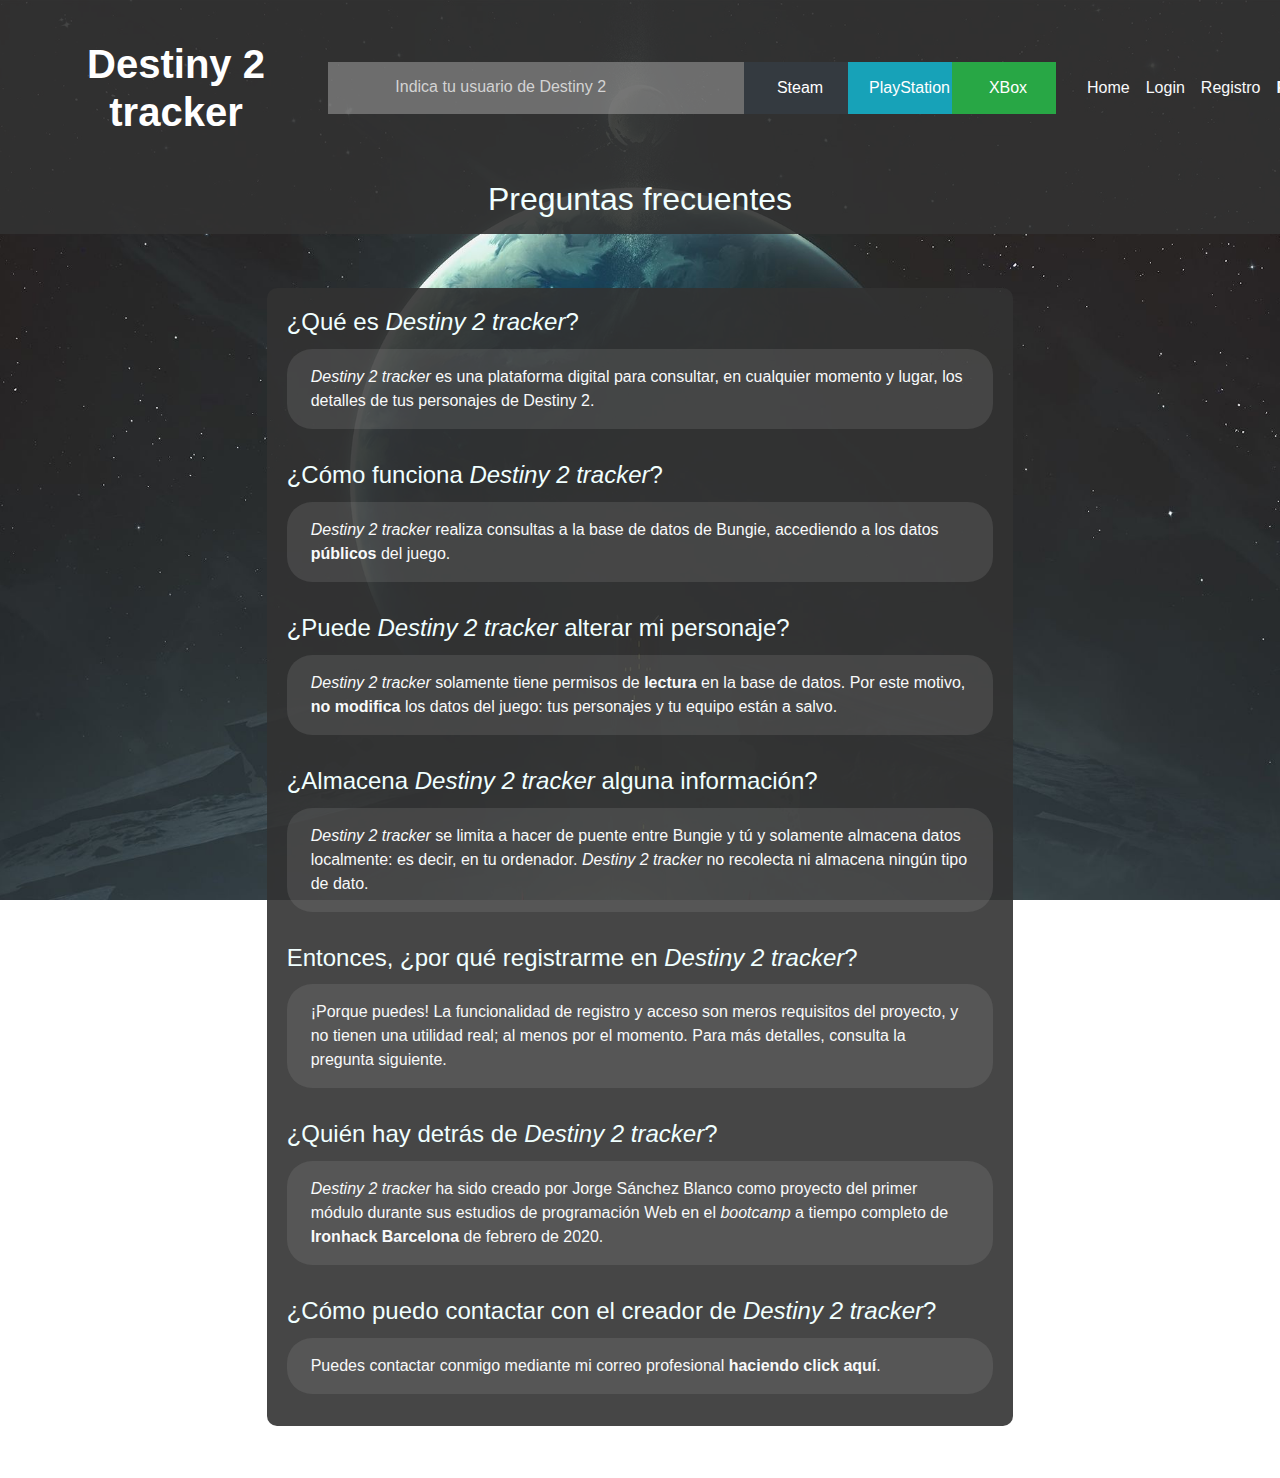
<file: faq.html>
<!DOCTYPE html>
<html lang="en">

<head>
    <meta charset="UTF-8">
    <meta name="viewport" content="width=device-width, initial-scale=1.0">
    <link rel="shortcut icon" type="image/png" href="images/title-img.png">
    <link rel="stylesheet" href="https://maxcdn.bootstrapcdn.com/bootstrap/4.0.0/css/bootstrap.min.css"
        integrity="sha384-Gn5384xqQ1aoWXA+058RXPxPg6fy4IWvTNh0E263XmFcJlSAwiGgFAW/dAiS6JXm" crossorigin="anonymous">
    <link rel="stylesheet" href="https://use.fontawesome.com/releases/v5.8.1/css/all.css"
        integrity="sha384-50oBUHEmvpQ+1lW4y57PTFmhCaXp0ML5d60M1M7uH2+nqUivzIebhndOJK28anvf" crossorigin="anonymous">
    <link rel="stylesheet" href="./css/style.css">
    <title>Destiny Account Checker - Login</title>
</head>

<body>
    <header>
        <nav class="navbar navbar-expand-lg navbar-light mt-0 pt-0 d-flex justify-content-between pt-2  pb-1">
            <div class="col-xl-3 col-lg-3 col-sm-12 text-center">
                <div class="row py-4">
                    <button type="button" class="navbar-toggler bg-light m-2" data-toggle="collapse"
                    data-target="#nav"><span class="fas fa-bars"></span></button>
                    <a href="index.html">
                        <h1 class="font-weight-bold pt-2 pl-2 text-white">Destiny 2 tracker</h1>
                    </a>
                </div>
            </div>
            <div class="input-field col-xl-4 col-lg-3 col-sm-12 ">
                <i class="fas fa-search text-light"></i>
                <input id="search-input" type="text" placeholder="Indica tu usuario de Destiny 2"
                    onclick=location.href="index.html">
            </div>
            <button id="platform-steam" class="btn btn-dark col-lg-1 col-sm-4" onclick=location.href="index.html"><i
                    class="fab fa-steam mr-2"></i> Steam
            </button>
            <button id="platform-playstation" class="btn btn-info col-lg-1 col-sm-4"
                onclick=location.href="index.html"><i class="fab fa-playstation mr-2"></i> PlayStation </button>
            <button id="platform-xbox" class="btn btn-success col-lg-1 col-sm-4" onclick=location.href="index.html"><i
                    class="fab fa-xbox mr-2"></i> XBox
            </button>
            <div class="col-lg-2">
                <div class="collapse navbar-collapse pl-2" id="nav">
                    <ul class="navbar-nav">
                        <li class="nav-item"><a class="nav-link pl3 text-light" href="index.html">Home</a></li>
                        <li id="nav-login" class="nav-item"><a class="nav-link px3 text-light"
                                href="login.html">Login</a></li>
                        <li id="nav-register" class="nav-item"><a class="nav-link px3 text-light"
                                href="register.html">Registro</a></li>
                        <li class="nav-item"><a id="nav-username" class="nav-link px3 text-light d-none"
                                href="index.html"></a></li>
                        <li class="nav-item"><a class="nav-link px3 text-light font-weight-bold" href="faq.html">FAQ</a>
                        </li>
                    </ul>
                </div>
            </div>
        </nav>
    </header>

    <section id="content" class="container-fluid">
        <div id="status" class="row py-2 justify-content-center">
            <div class="col text-center">
                <h2 id="status-message" class="text-center">Preguntas frecuentes</h2>
            </div>
        </div>
        <div class="row justify-content-center my-1">
            <div id="form" class=" col-lg-7 col-sm-10 pt-1 pb-3 mb-5 forms">
                <div class="row">
                    <div class="col-lg-12 col-sm-12 py-3">
                        <h4 class="pb-1">¿Qué es <i>Destiny 2 tracker</i>?</h4>
                        <div class="faq text-light pt-3 px-4">
                            <p><i>Destiny 2 tracker</i> es una plataforma digital para consultar, en cualquier momento y
                                lugar, los detalles de tus personajes de Destiny 2.</p>
                        </div>
                    </div>
                    <div class="col-lg-12 col-sm-12 py-3">
                        <h4 class="pb-1">¿Cómo funciona <i>Destiny 2 tracker</i>?</h4>
                        <div class="faq text-light pt-3 px-4">
                            <p><i>Destiny 2 tracker</i> realiza consultas a la base de datos de Bungie, accediendo a los
                                datos <b>públicos</b> del juego.</p>
                        </div>
                    </div>
                    <div class="col-lg-12 col-sm-12 py-3">
                        <h4 class="pb-1">¿Puede <i>Destiny 2 tracker</i> alterar mi personaje?</h4>
                        <div class="faq text-light pt-3 px-4">
                            <p><i>Destiny 2 tracker</i> solamente tiene permisos de <b>lectura</b> en la base de datos.
                                Por este motivo, <b>no modifica</b> los datos del juego: tus personajes y tu equipo
                                están a salvo.</p>
                        </div>
                    </div>
                    <div class="col-lg-12 col-sm-12 py-3">
                        <h4 class="pb-1">¿Almacena <i>Destiny 2 tracker</i> alguna información?</h4>
                        <div class="faq text-light pt-3 px-4">
                            <p><i>Destiny 2 tracker</i> se limita a hacer de puente entre Bungie y tú y solamente
                                almacena datos localmente: es decir, en tu ordenador. <i>Destiny 2 tracker</i> no
                                recolecta ni almacena ningún tipo de dato.</p>
                        </div>
                    </div>
                    <div class="col-lg-12 col-sm-12 py-3">
                        <h4 class="pb-1">Entonces, ¿por qué registrarme en <i>Destiny 2 tracker</i>?</h4>
                        <div class="faq text-light pt-3 px-4">
                            <p>¡Porque puedes! La funcionalidad de registro y acceso son meros requisitos del proyecto,
                                y no tienen una utilidad real; al menos por el momento. Para más detalles, consulta la
                                pregunta siguiente.</p>
                        </div>
                    </div>
                    <div class="col-lg-12 col-sm-12 py-3">
                        <h4 class="pb-1">¿Quién hay detrás de <i>Destiny 2 tracker</i>?</h4>
                        <div class="faq text-light pt-3 px-4">
                            <p><i>Destiny 2 tracker</i> ha sido creado por Jorge Sánchez Blanco como proyecto del primer
                                módulo durante sus estudios de programación Web en el <i>bootcamp</i> a tiempo completo
                                de <a class="text-light font-weight-bold"
                                    href="https://www.ironhack.com/es/desarrollo-web">Ironhack Barcelona</a> de febrero
                                de 2020.</p>
                        </div>
                    </div>
                    <div class="col-lg-12 col-sm-12 py-3">
                        <h4 class="pb-1">¿Cómo puedo contactar con el creador de <i>Destiny 2 tracker</i>?</h4>
                        <div class="faq text-light pt-3 px-4">
                            <p>Puedes contactar conmigo mediante mi correo profesional <a
                                    class="text-light font-weight-bold"
                                    href="mailto:jorgesanchezblanco1989@gmail.com">haciendo click aquí</a>.</p>
                        </div>
                    </div>
                </div>
            </div>

        </div>
    </section>


    <script src="https://code.jquery.com/jquery-3.3.1.slim.min.js"
        integrity="sha384-q8i/X+965DzO0rT7abK41JStQIAqVgRVzpbzo5smXKp4YfRvH+8abtTE1Pi6jizo" crossorigin="anonymous">
    </script>
    <script src="https://cdnjs.cloudflare.com/ajax/libs/popper.js/1.14.7/umd/popper.min.js"
        integrity="sha384-UO2eT0CpHqdSJQ6hJty5KVphtPhzWj9WO1clHTMGa3JDZwrnQq4sF86dIHNDz0W1" crossorigin="anonymous">
    </script>
    <script src="https://stackpath.bootstrapcdn.com/bootstrap/4.3.1/js/bootstrap.min.js"
        integrity="sha384-JjSmVgyd0p3pXB1rRibZUAYoIIy6OrQ6VrjIEaFf/nJGzIxFDsf4x0xIM+B07jRM" crossorigin="anonymous">
    </script>
    <script src="./js/istherealoggeduser.js"></script>
</body>

</html>
</file>
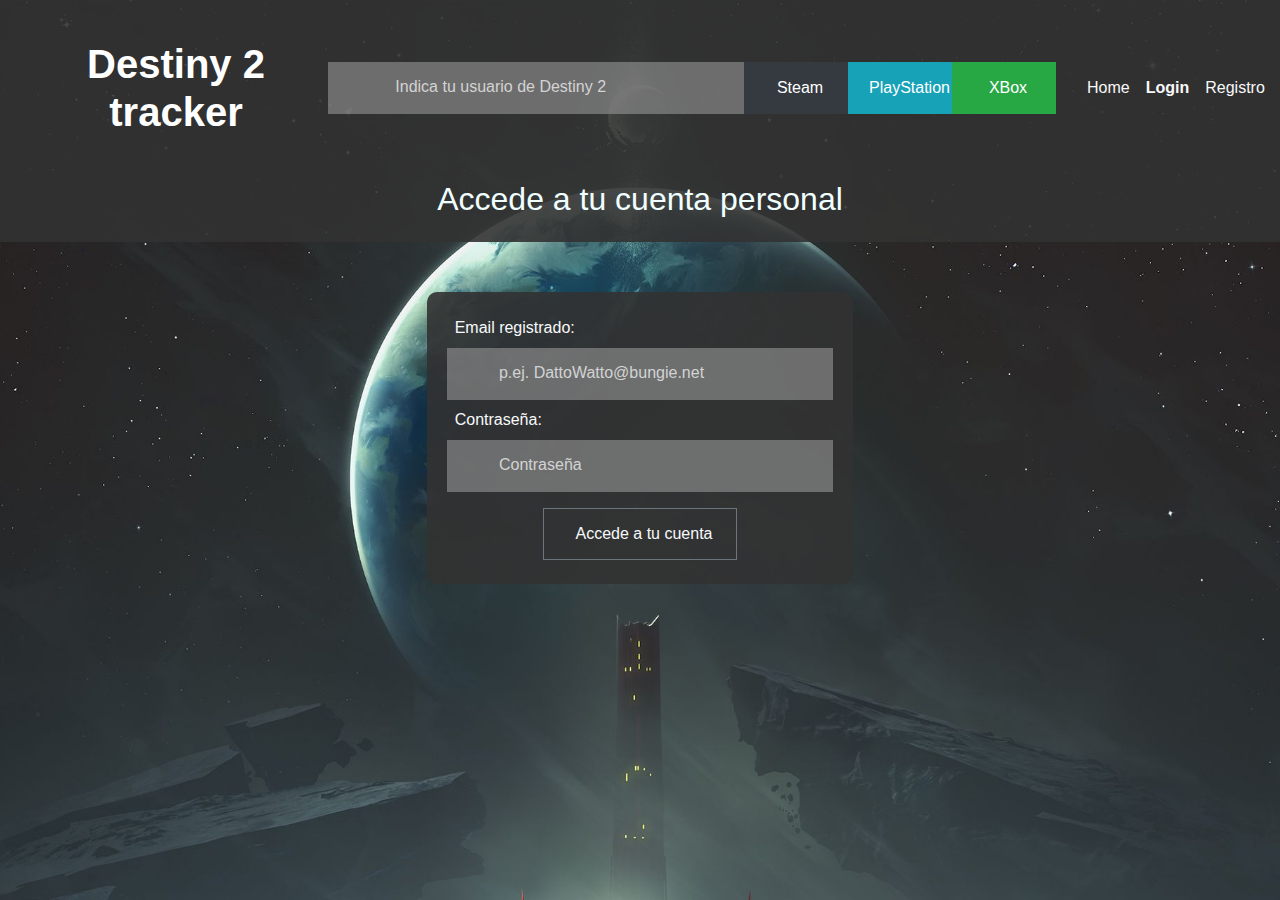
<file: login.html>
<!DOCTYPE html>
<html lang="en">

<head>
    <meta charset="UTF-8">
    <meta name="viewport" content="width=device-width, initial-scale=1.0">
    <link rel="stylesheet" href="https://maxcdn.bootstrapcdn.com/bootstrap/4.0.0/css/bootstrap.min.css"
        integrity="sha384-Gn5384xqQ1aoWXA+058RXPxPg6fy4IWvTNh0E263XmFcJlSAwiGgFAW/dAiS6JXm" crossorigin="anonymous">
    <link rel="stylesheet" href="https://use.fontawesome.com/releases/v5.8.1/css/all.css"
        integrity="sha384-50oBUHEmvpQ+1lW4y57PTFmhCaXp0ML5d60M1M7uH2+nqUivzIebhndOJK28anvf" crossorigin="anonymous">
    <link rel="stylesheet" href="./css/style.css">
    <title>Destiny Account Checker - Login</title>
</head>

<body>
    <header>
        <nav class="navbar navbar-expand-lg navbar-light mt-0 pt-0 d-flex justify-content-between pt-2  pb-1">
            <div class="col-xl-3 col-lg-3 col-sm-12 text-center">
                <div class="row py-4">
                    <button type="button" class="navbar-toggler bg-light m-12" data-toggle="collapse"
                    data-target="#nav"><span class="fas fa-bars"></span></button>
                    <a href="index.html"><h1 class="font-weight-bold pt-2 pl-2 text-white">Destiny 2 tracker</h1></a>
                </div>
            </div>
            <div class="input-field col-xl-4 col-lg-3 col-sm-12 ">
                <i class="fas fa-search text-light"></i>
                <input id="search-input" type="text" placeholder="Indica tu usuario de Destiny 2"  onclick=location.href="index.html">
            </div>
            <button id="platform-steam" class="btn btn-dark col-lg-1 col-sm-4"  onclick=location.href="index.html"><i class="fab fa-steam mr-2"></i> Steam
            </button>
            <button id="platform-playstation" class="btn btn-info col-lg-1 col-sm-4"  onclick=location.href="index.html"><i
                    class="fab fa-playstation mr-2"></i> PlayStation </button>
            <button id="platform-xbox" class="btn btn-success col-lg-1 col-sm-4" onclick=location.href="index.html"><i class="fab fa-xbox mr-2"></i> XBox
            </button>

            <div class="col-lg-2">
                <div class="collapse navbar-collapse pl-2" id="nav">
                    <ul class="navbar-nav">
                        <li class="nav-item"><a class="nav-link px3 text-light" href="index.html">Home</a></li>
                        <li id="nav-login" class="nav-item"><a class="nav-link px3 text-light font-weight-bold" href="login.html">Login</a></li>
                        <li id="nav-register"  class="nav-item"><a class="nav-link px3 text-light" href="register.html">Registro</a></li>
                        <li class="nav-item"><a  id="nav-username" class="nav-link px3 text-light d-none" href="index.html"></a></li>
                        <li class="nav-item"><a class="nav-link px3 text-light" href="faq.html">FAQ</a></li>
                    </ul>
                </div>
            </div>
        </nav>
    </header>

    <section id="content" class="container-fluid">
        <div id="status" class="row py-2 justify-content-center">
            <div class="col text-center">
            <h2 id = "status-message" class="text-center">Accede a tu cuenta personal</h2>
            <ul id="error-list"></ul>
            </div>
        </div>
        <div  class="row justify-content-center">
            <div id = "form" class="col-lg-4 col-sm-12 py-4 forms">
                <div>
                    <label for="email-input" class="text-light pl-2">Email registrado:</label><br>
                    <div class="input-field">
                        <i class="fas fa-envelope-open text-light"></i>
                        <input id="email-field" type="email" placeholder="p.ej. DattoWatto@bungie.net">
                    </div>
                </div>

                <div>
                    <label for="password-input" class="text-light pl-2 pt-2">Contraseña:</label><br>
                    <div class="input-field">
                        <i class="fas fa-key text-light"></i>
                        <input id="password-field" type="password" placeholder="Contraseña">

                    </div>
                </div>
                <center>
                <button id="login-button" class="btn btn-link border-secondary text-light col-lg-6 mt-3"><i
                        class="fab fa-door mr-2"></i> Accede a tu cuenta </button>
                </center>
            </div>


        </div>
    </section>


    <script src="https://code.jquery.com/jquery-3.3.1.slim.min.js"
    integrity="sha384-q8i/X+965DzO0rT7abK41JStQIAqVgRVzpbzo5smXKp4YfRvH+8abtTE1Pi6jizo" crossorigin="anonymous">
    </script>
    <script src="https://cdnjs.cloudflare.com/ajax/libs/popper.js/1.14.7/umd/popper.min.js"
    integrity="sha384-UO2eT0CpHqdSJQ6hJty5KVphtPhzWj9WO1clHTMGa3JDZwrnQq4sF86dIHNDz0W1" crossorigin="anonymous">
    </script>
    <script src="https://stackpath.bootstrapcdn.com/bootstrap/4.3.1/js/bootstrap.min.js"
    integrity="sha384-JjSmVgyd0p3pXB1rRibZUAYoIIy6OrQ6VrjIEaFf/nJGzIxFDsf4x0xIM+B07jRM" crossorigin="anonymous">
    </script>
    <script src="./js/istherealoggeduser.js"></script>
    <script src="./js/validator.js"></script>
    <script src="./js/login.js"></script>
    </body>
    </html>
</file>
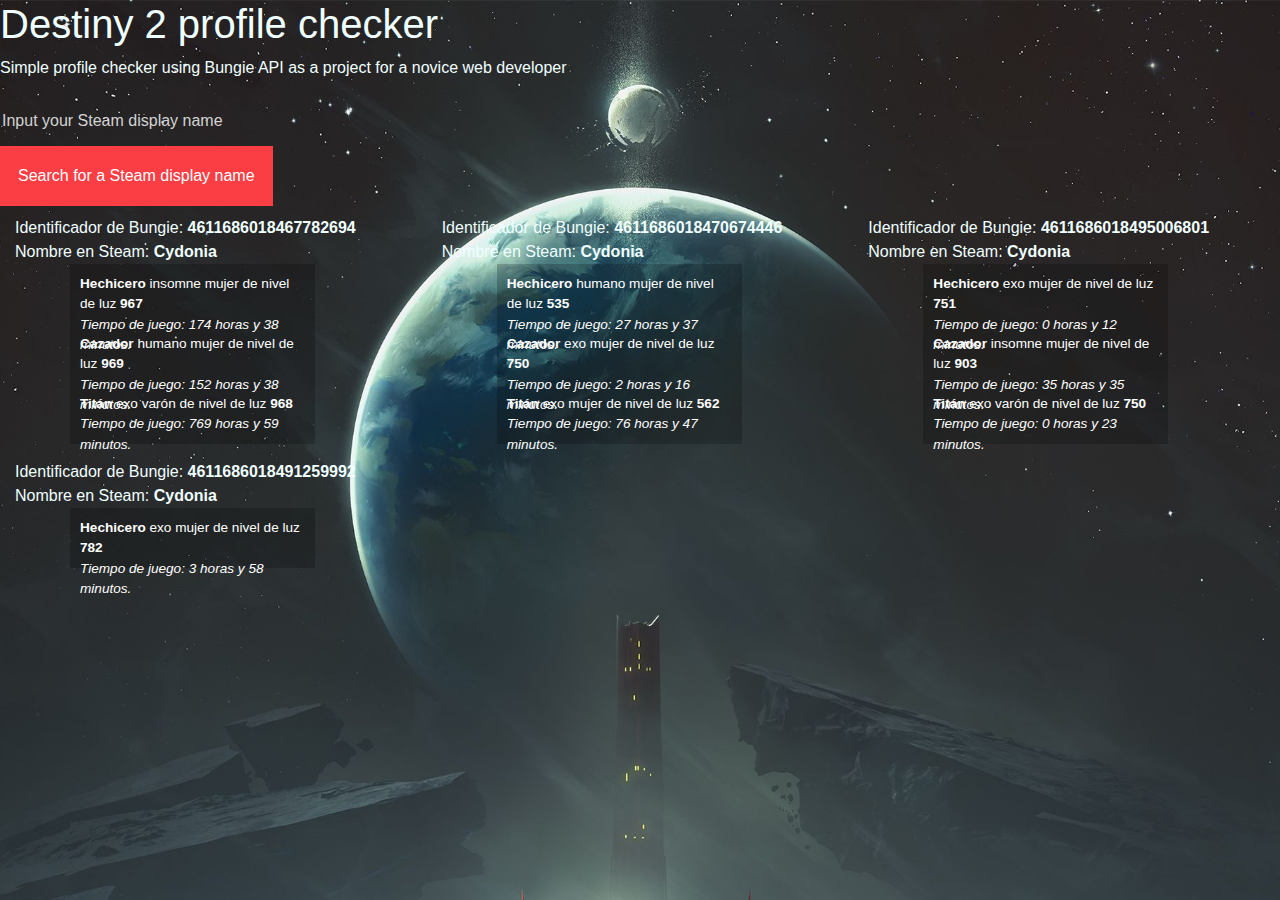
<file: mockIndex.html>
<html lang="en">

<head>
    <meta charset="UTF-8">
    <meta name="viewport" content="width=<device-width>, initial-scale=1.0">
    <link rel="shortcut icon" type="image/png" href="images/title-img.png">
    <link rel="stylesheet" href="https://maxcdn.bootstrapcdn.com/bootstrap/4.0.0/css/bootstrap.min.css"
        integrity="sha384-Gn5384xqQ1aoWXA+058RXPxPg6fy4IWvTNh0E263XmFcJlSAwiGgFAW/dAiS6JXm" crossorigin="anonymous">
    <link rel="stylesheet" href="https://use.fontawesome.com/releases/v5.8.1/css/all.css"
        integrity="sha384-50oBUHEmvpQ+1lW4y57PTFmhCaXp0ML5d60M1M7uH2+nqUivzIebhndOJK28anvf" crossorigin="anonymous">
    <link rel="stylesheet" href="/css/style.css">
    <title>Destiny Account Checker</title>
</head>

<body>
    <h1>Destiny 2 profile checker</h1>
    <p>Simple profile checker using Bungie API as a project for a novice web developer</p>

    <input id="steam-name-input" type="text" placeholder="Input your Steam display name">
    <button id="search-button"> Search for a Steam display name </button>

    <div id="steam-results" class = "row"> 
        <ul class="4611686018467782694 col-lg-4 col-sm-6">
            <li>Identificador de Bungie: <b>4611686018467782694</b> Nombre en Steam: <b>Cydonia</b></li>
            <li class="2305843009305415841 characterPill"
                style="background-image: url(&quot;https://www.bungie.net//common/destiny2_content/icons/175d9dca4e2a347c671f83ab5d20e3af.jpg&quot;);">
                <p><b>Hechicero</b> insomne mujer de nivel de luz <b>967</b><br>
                    <i>Tiempo de juego: 174 horas y 38 minutos.</i></p>
            </li>
            <li class="2305843009305718959 characterPill"
                style="background-image: url(&quot;https://www.bungie.net//common/destiny2_content/icons/e452c62485491a02fbc0e36f06d301d2.jpg&quot;);">
                <p><b>Cazador</b> humano mujer de nivel de luz <b>969</b><br>
                    <i>Tiempo de juego: 152 horas y 38 minutos.</i></p>
            </li>
            <li class="2305843009299217882 characterPill"
                style="background-image: url(&quot;https://www.bungie.net//common/destiny2_content/icons/e4945aec6a715ebcec6f62bb36d0debb.jpg&quot;);">
                <p><b>Titán</b> exo varón de nivel de luz <b>968</b><br>
                    <i>Tiempo de juego: 769 horas y 59 minutos.</i></p>
            </li>
        </ul>
        <ul class="4611686018470674446  col-lg-4 col-sm-6">
            <li>Identificador de Bungie: <b>4611686018470674446</b> Nombre en Steam: <b>Cydonia</b></li>
            <li class="2305843009321674614 characterPill"
                style="background-image: url(&quot;https://www.bungie.net//common/destiny2_content/icons/08cebb3bff307cd54b7d5df8107027ca.jpg&quot;);">
                <p><b>Hechicero</b> humano mujer de nivel de luz <b>535</b><br>
                    <i>Tiempo de juego: 27 horas y 37 minutos.</i></p>
            </li>
            <li class="2305843009526304416 characterPill"
                style="background-image: url(&quot;https://www.bungie.net//common/destiny2_content/icons/e452c62485491a02fbc0e36f06d301d2.jpg&quot;);">
                <p><b>Cazador</b> exo mujer de nivel de luz <b>750</b><br>
                    <i>Tiempo de juego: 2 horas y 16 minutos.</i></p>
            </li>
            <li class="2305843009305159509 characterPill"
                style="background-image: url(&quot;https://www.bungie.net//common/destiny2_content/icons/08cebb3bff307cd54b7d5df8107027ca.jpg&quot;);">
                <p><b>Titán</b> exo mujer de nivel de luz <b>562</b><br>
                    <i>Tiempo de juego: 76 horas y 47 minutos.</i></p>
            </li>
        </ul>
        <ul class="4611686018495006801  col-lg-4 col-sm-6">
            <li>Identificador de Bungie: <b>4611686018495006801</b> Nombre en Steam: <b>Cydonia</b></li>
            <li class="2305843009571786506 characterPill"
                style="background-image: url(&quot;https://www.bungie.net//common/destiny2_content/icons/73f5f779f40bfecb4690c395bc1941b9.jpg&quot;);">
                <p><b>Hechicero</b> exo mujer de nivel de luz <b>751</b><br>
                    <i>Tiempo de juego: 0 horas y 12 minutos.</i></p>
            </li>
            <li class="2305843009535615731 characterPill"
                style="background-image: url(&quot;https://www.bungie.net//common/destiny2_content/icons/c895d91c921cddab769c33761166c449.jpg&quot;);">
                <p><b>Cazador</b> insomne mujer de nivel de luz <b>903</b><br>
                    <i>Tiempo de juego: 35 horas y 35 minutos.</i></p>
            </li>
            <li class="2305843009572496257 characterPill"
                style="background-image: url(&quot;https://www.bungie.net//common/destiny2_content/icons/ecafe3e611c54e78656b85b77c8ee2f7.jpg&quot;);">
                <p><b>Titán</b> exo varón de nivel de luz <b>750</b><br>
                    <i>Tiempo de juego: 0 horas y 23 minutos.</i></p>
            </li>
        </ul>
        <ul class="4611686018491259992  col-lg-4 col-sm-6">
            <li>Identificador de Bungie: <b>4611686018491259992</b> Nombre en Steam: <b>Cydonia</b></li>
            <li class="2305843009509017269 characterPill"
                style="background-image: url(&quot;https://www.bungie.net//common/destiny2_content/icons/73f5f779f40bfecb4690c395bc1941b9.jpg&quot;);">
                <p><b>Hechicero</b> exo mujer de nivel de luz <b>782</b><br>
                    <i>Tiempo de juego: 3 horas y 58 minutos.</i></p>
            </li>
        </ul>
    </div>
</body>

</html>
</file>
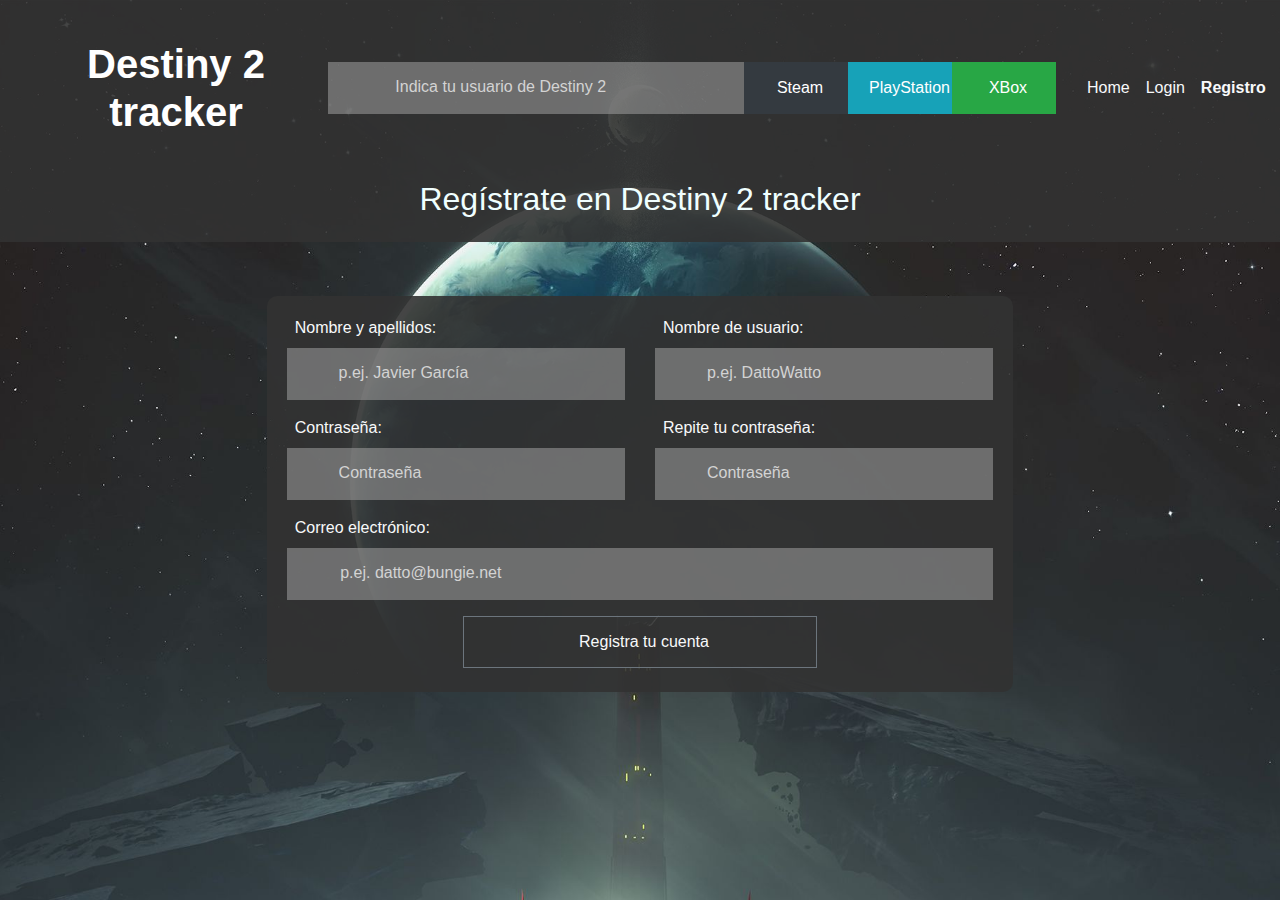
<file: register.html>
<!DOCTYPE html>
<html lang="en">

<head>
    <meta charset="UTF-8">
    <meta name="viewport" content="width=device-width, initial-scale=1.0">
    <link rel="stylesheet" href="https://maxcdn.bootstrapcdn.com/bootstrap/4.0.0/css/bootstrap.min.css"
        integrity="sha384-Gn5384xqQ1aoWXA+058RXPxPg6fy4IWvTNh0E263XmFcJlSAwiGgFAW/dAiS6JXm" crossorigin="anonymous">
    <link rel="stylesheet" href="https://use.fontawesome.com/releases/v5.8.1/css/all.css"
        integrity="sha384-50oBUHEmvpQ+1lW4y57PTFmhCaXp0ML5d60M1M7uH2+nqUivzIebhndOJK28anvf" crossorigin="anonymous">
    <link rel="stylesheet" href="./css/style.css">
    <title>Destiny Account Checker - Login</title>
</head>

<body>
    <header>
        <nav class="navbar navbar-expand-lg navbar-light mt-0 pt-0 d-flex justify-content-between pt-2  pb-1">
            <div class="col-xl-3 col-lg-3 col-sm-12 text-center">
                <div class="row py-4">
                    <button type="button" class="navbar-toggler bg-light m-2" data-toggle="collapse"
                    data-target="#nav"><span class="fas fa-bars"></span></button>
                    <a href="index.html"><h1 class="font-weight-bold pt-2 pl-2 text-white">Destiny 2 tracker</h1></a>
                </div>
            </div>
            <div class="input-field col-xl-4 col-lg-3 col-sm-12 ">
                <i class="fas fa-search text-light"></i>
                <input id="search-input" type="text" placeholder="Indica tu usuario de Destiny 2"  onclick=location.href="index.html">
            </div>
            <button id="platform-steam" class="btn btn-dark col-lg-1 col-sm-4"  onclick=location.href="index.html"><i class="fab fa-steam mr-2"></i> Steam
            </button>
            <button id="platform-playstation" class="btn btn-info col-lg-1 col-sm-4"  onclick=location.href="index.html"><i
                    class="fab fa-playstation mr-2"></i> PlayStation </button>
            <button id="platform-xbox" class="btn btn-success col-lg-1 col-sm-4"  onclick=location.href="index.html"><i class="fab fa-xbox mr-2"></i> XBox
            </button>
            <div class="col-lg-2">
                <div class="collapse navbar-collapse pl-2" id="nav">
                    <ul class="navbar-nav">
                        <li class="nav-item"><a class="nav-link pl3 text-light" href="index.html">Home</a></li>
                        <li id="nav-login" class="nav-item"><a class="nav-link px3 text-light" href="login.html">Login</a></li>
                        <li id="nav-register"  class="nav-item"><a class="nav-link px3 text-light  font-weight-bold" href="register.html">Registro</a></li>
                        <li class="nav-item"><a  id="nav-username" class="nav-link px3 text-light d-none" href="index.html"></a></li>
                        <li class="nav-item"><a class="nav-link px3 text-light" href="faq.html">FAQ</a></li>
                    </ul>
                </div>
            </div>
        </nav>
    </header>

    <section id="content" class="container-fluid">
        <div id="status" class="row py-2 justify-content-center">
            <div class="col text-center">
                <h2  id = "status-message" class="text-center">Regístrate en Destiny 2 tracker</h2>
                <ul id="error-list"></ul>
            </div>
        </div>
        <div class="row justify-content-center my-1">
            <div id="form" class=" col-lg-7 col-sm-10 pt-1 pb-4 mb-5 forms">
                <div class="row">
                    <div class="col-lg-6 col-sm-12">
                        <label for="name-input" class="text-light pl-2 pt-3">Nombre y apellidos:</label><br>
                        <div class="input-field">
                            <i class="fas fa-address-card text-light"></i>
                            <input id="name-field" type="text" placeholder="p.ej. Javier García">
                        </div>
                    </div>
                    <div  class="col-lg-6 col-sm-12">
                        <label for="username-field" class="text-light pl-2 pt-3">Nombre de usuario:</label><br>
                        <div class="input-field">
                            <i class="fas fa-user text-light"></i>
                            <input id="username-field" type="text" placeholder="p.ej. DattoWatto">
                        </div>                       
                    </div>
                </div>
                <div class="row">
                    <div class="col-lg-6 col-sm-12">
                        <label for="password-field" class="text-light pl-2 pt-3">Contraseña:</label><br>
                        <div class="input-field">
                            <i class="fas fa-key text-light"></i>
                            <input id="password-field" type="password" placeholder="Contraseña">
                        </div>
                    </div>
                    <div  class="col-lg-6 col-sm-12">
                        <label for="password-check" class="text-light pl-2 pt-3">Repite tu contraseña:</label><br>
                        <div class="input-field">
                            <i class="fas fa-key text-light"></i>
                            <input id="password-check" type="password" placeholder="Contraseña">
                        </div>                        
                    </div>
                </div>
                <div class="row justify-content-center">
                    <div class="col-lg-12">
                        <label for="email-field" class="text-light pl-2 pt-3">Correo electrónico:</label><br>
                        <div class="input-field">
                            <i class="fas fa-envelope-open text-light"></i>
                            <input id="email-field" type="email" placeholder="p.ej. datto@bungie.net">
                        </div>      
                    </div>
                </div>
                <center>
                    <button id="register-button" class="btn btn-link border-secondary text-light col-lg-6 mt-3"><i
                            class="fab fa-door mr-2"></i> Registra tu cuenta </button>
                </center>
            </div>

        </div>
    </section>

    <script src="https://code.jquery.com/jquery-3.3.1.slim.min.js"
    integrity="sha384-q8i/X+965DzO0rT7abK41JStQIAqVgRVzpbzo5smXKp4YfRvH+8abtTE1Pi6jizo" crossorigin="anonymous">
    </script>
    <script src="https://cdnjs.cloudflare.com/ajax/libs/popper.js/1.14.7/umd/popper.min.js"
    integrity="sha384-UO2eT0CpHqdSJQ6hJty5KVphtPhzWj9WO1clHTMGa3JDZwrnQq4sF86dIHNDz0W1" crossorigin="anonymous">
    </script>
    <script src="https://stackpath.bootstrapcdn.com/bootstrap/4.3.1/js/bootstrap.min.js"
    integrity="sha384-JjSmVgyd0p3pXB1rRibZUAYoIIy6OrQ6VrjIEaFf/nJGzIxFDsf4x0xIM+B07jRM" crossorigin="anonymous">
    </script>
    <script src="./js/istherealoggeduser.js"></script>
    <script src="./js/validator.js"></script>
    <script src="./js/register.js"></script>
    </body>
    </html>
</file>
<file: css/style.css>
body {
    font-family: Gill Sans / Gill Sans MT, sans-serif;
    background-image: url(../img/wallpaper2.jpg);
    background-attachment: fixed;
    background-size: 300vh;
    background-position: center top;
    color: azure;
}


header {

    background-color: rgba(50, 50, 50, .9);
}

::placeholder {
    color: lightgray;
    opacity: 1;
}


input {
    width: 95%;
    height: 50px;
    margin: 0;
    background-color: rgba(0, 0, 0, 0);
    border: 0 solid;
    color: rgba(255, 255, 255, 1)
}

input:focus {
    outline: none;
}

button {
    border: 0px solid;
    color: white;
    background-color: #fb3e44;
    padding: 18px;
    margin: 0, auto;
}


li {
    list-style-type: none !important;
}


a {
    text-decoration: none !important;
}


#character-emblem,
#subclass-icon {
    width: 100px !important;
    height: 100px !important;
    border-width: 2px !important;
}

#guardian-image {
    margin: 120px auto auto -45px;
    z-index: 3;
}

.mastercrafted-tooltip {
    margin-top: -10px;
}

#login-button:hover {
    color: beige !important;
    border-width: 2px;
    background-color: grey;
}

#register-button:hover {
    color: beige !important;
    border-width: 2px;
    background-color: grey;
}

#status {
    background-color: rgba(50, 50, 50, .9);

}

#steam-results {
    padding: 10px 0;
    margin: 0 0 10px;
}


.btn {
    height: 52px;
    border-radius: 0;
    text-decoration: none !important;

}

.btn:hover {
    font-weight: bold;
}

.character-header p {
    margin-left: 0 !important;
}

.characterPill {
    background-size: cover !important;
    color: white !important;
    height: 60px;
    width: 300px;
}

.characterPill p:hover {
    background-color: rgba(255, 255, 255, 0.8);
    color: black
}

.characterPill p {
    margin-left: 55px;
    padding: 10px 10px 10px;
    height: 100%;
    font-size: 0.85em;
    background-color: rgba(0, 0, 0, 0.2);
}

.destiny-logo {
    width: 40px;
    height: 45px;
}


.faq {
    background-color: rgba(150, 150, 150, .2);
    display: flex;
    justify-content: space-between;
    border-radius: 25px;
}


.forms {
    background-color: rgba(50, 50, 50, .9);
    border-radius: 10px;
    width: 100%;
    padding: 20px;
    margin-top: 50px;
}

.input-field {
    background-color: rgba(150, 150, 150, .6);
    display: flex;
    justify-content: space-between
}

.input-field:hover {
    background-color: rgba(150, 150, 150, .9);
}

.item-data {
    padding-left: 10px;
    ;
    width: 200px !important;
}

.item-icon,
.ghost-icon,
.sparrow-icon {
    margin: 30px 10px 20px 10px;
    padding: 0px;
    border-width: 2px !important;
    width: 92.5px !important;
    height: 92.5px !important;
}

.mastercrafted {
    box-shadow: 2px 2px 8px 8px rgba(255, 215, 10, 0.15), -2px -2px 8px 8px rgba(255, 215, 10, 0.15);
}

.mastercrafted:hover {
    box-shadow: 4px 4px 8px 8px rgba(255, 215, 10, 0.5), -4px -4px 8px 8px rgba(255, 215, 10, 0.5);
}

.non-mastercrafted,
.ghost-icon,
.sparrow-icon {
    box-shadow: 1px 1px 8px 8px rgba(255, 255, 255, 0.05), -1px -1px 8px 8px rgba(255, 255, 255, 0.05);
}

.non-mastercrafted:hover,
.ghost-icon:hover,
.sparrow-icon:hover {
    box-shadow: 4px 4px 8px 8px rgba(255, 255, 255, 0.5), -4px -4px 8px 8px rgba(255, 255, 255, 0.5);
}

.input-field i {
    width: 20px;
    height: 20px;
    margin: 1rem;
}


.itemHeader,
.character-header {
    background-color: rgba(40, 40, 40, 0.8);
    padding: 2px 0;
    text-align: center;
    border-radius: 20px;
    font-size: 0.8em;
    list-style: none;
    box-shadow: 2px 4px 8px 0 rgba(80, 80, 80, 0.3), 0 6px 20px 0 rgba(50, 50, 50, 0.19);
    z-index: 1;
}

.itemHeader:hover,
.character-header:hover {
    background-color: rgba(100, 100, 100, 0.8);
}

.itemHeader {
    width: 340px !important;

}

.character-header {
    font-size: 1.3em;
}

.item-level,
.sparrow-speed {
    font-size: 5em;
    margin: 0 0 20px;
}

.light-level-header {
    line-height: 4em;
    padding: 0;
    margin: 0;
}

.navbar {

    margin: 0
}

.userHeader,
.favouriteHeader {
    background-color: rgba(0, 0, 0, 0.8);
    text-align: center;
    border-radius: 20px 20px 0 0;
    padding: 8px 0;
    margin: 20px 0 0;
    font-size: 0.8em;
    color: aliceblue;
    list-style: none;
}

.fav-account {
    background-color: rgba(200, 200, 200, 0.8);
    color: black;
}

.userHeader {
    width: 300px;
}

.favouriteHeader {
    width: 900px;
}


.modal {
    display: none;
    position: absolute;
    z-index: 2;
    top: 40px;
    width: 99vw;
    height: auto;
    min-height: 100vh;
    overflow-y: auto;
    background-color: rgb(0, 0, 0);
    background-color: rgba(0, 0, 0, 0.8);
}

body.modal-open {
    height: 100vh;
    overflow-y: hidden;
}


#select-your-account{
    font-size: 14px;
    font-weight: normal;
    margin-top: 10px;
}

.close {
    color: azure;
    z-index: 0;
    position: fixed;
    top: 30px;
    right: 30px;
    font-size: 40px;
    width: 30px;
    height: 30px;
    font-weight: bold;
}

.close:hover,
.close:focus {
    color: white;
    font-size: 60px;
    margin-right: 15px;
    margin-bottom: 5px;
    text-decoration: none;
    cursor: pointer;
}


@media only screen and (min-width: 990px) {
    #favourite-account {
        display: flex;
        flex-direction: row;
    }
}

@media only screen and (max-width: 989px) {
    #favourite-account {
        display: flex;
        flex-direction: column;
    }
}



/*
@media only screen and (min-width: 1578px) {
    #content, .modal{
        padding-top: 54px;
    }
}

@media only screen and (max-width: 1577px) {
    #content,  .modal{
        padding-top: 54px;
    }
}

 
@media only screen and (max-width: 1342px) {
    #content,  .modal{
        padding-top: 102px;
    }
} 


@media only screen and (max-width: 991px) {
    #content, .modal {
        padding-top: 159px;
    }
}

@media only screen and (max-width: 571px) {
    #content, .modal {
        padding-top: 263px;
    }
}

@media only screen and (max-width: 474px) {
    #content, .modal {
        padding-top: 309px;
    }
}


@media only screen and (max-width: 358px) {
    #content, .modal {
        padding-top: 357px;
    }
}
*/
</file>
